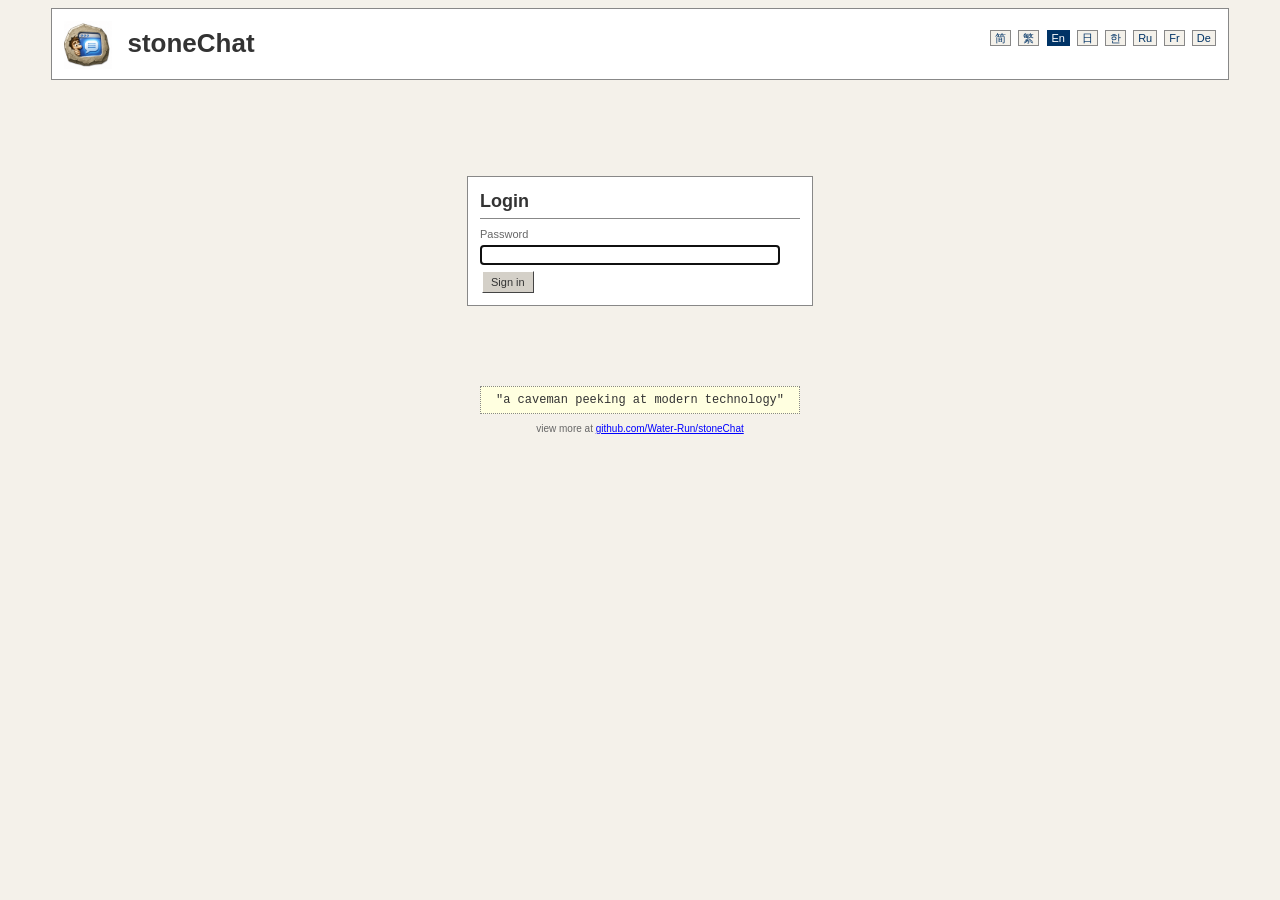
<file: Pages/index.htm>
<!DOCTYPE html PUBLIC "-//W3C//DTD XHTML 1.0 Transitional//EN" "http://www.w3.org/TR/xhtml1/DTD/xhtml1-transitional.dtd">
<html xmlns="http://www.w3.org/1999/xhtml" xml:lang="en" lang="en">
<head>
<meta http-equiv="Content-Type" content="text/html; charset=UTF-8" />
<meta name="robots" content="noindex,nofollow" />
<title>stoneChat</title>
<link rel="stylesheet" type="text/css" href="css/main.css?v=20260711a" />
<script type="text/javascript" src="js/i18n.js?v=20260714a"></script>
<script type="text/javascript" src="js/api.js?v=20260714a"></script>
</head>
<body onload="scLoginInit()">
<div class="wrap">
  <div class="header">
    <div class="header-logo" id="sc-logo">
      <img src="../Assets/logo_icon.png" alt="stoneChat" width="48" height="48" />
      <span data-i18n="app.title">stoneChat</span>
    </div>
    <div class="lang-switcher" id="lang-switcher"></div>
    <div class="clear"></div>
  </div>
</div>
<div class="login-wrap">
  <h1 data-i18n="login.title">Login</h1>
  <form id="login-form" action="#" method="post" onsubmit="return scLoginSubmit(this);">
    <label for="password" data-i18n="login.password">Password</label>
    <input type="password" name="password" id="password" class="login-input password-input" autocomplete="off" />
    <div id="login-error" class="login-error"></div>
    <div class="login-actions">
      <input type="submit" id="login-submit" class="btn" value="Sign in" data-i18n="login.submit" />
    </div>
  </form>
</div>
<div class="login-slogan-block">
  <div class="login-slogan-retro">"a caveman peeking at modern technology"</div>
  <div class="login-slogan-github">view more at <a href="https://github.com/Water-Run/stoneChat" target="_blank" rel="noopener noreferrer">github.com/Water-Run/stoneChat</a></div>
</div>
<script type="text/javascript">
//<![CDATA[
/* -------------------------------------------------------------------------
 * stoneChat / Pages/index.htm bootstrap and login form handler.
 *
 * Designed for IE6 on Windows XP. Pure ES3 JavaScript: var/function
 * only, no const/let/arrow, no template literals, no fetch/Promise.
 *
 *   scLoginInit()
 *     Page-load bootstrap. Reads the public config (title + language
 *     list) via window.SC.Api.getConfig(), then initialises the i18n
 *     module and replaces the language switcher placeholder.
 *
 *   scLoginSubmit(form)
 *     onsubmit handler. Always returns false to suppress the native
 *     form post. Calls window.SC.Api.login() and either redirects to
 *     chat.htm (on success) or surfaces a localised error message.
 *     Locked state (HTTP 423 or a 'locked' / 'too_many_attempts'
 *     code) is mapped to a single user-facing prompt; inputs are
 *     disabled.
 * ------------------------------------------------------------------------- */
function scLoginInit() {
  var api = (typeof window.SC !== 'undefined' && window.SC && window.SC.Api)
            ? window.SC.Api : window.scApi;
  var i18n = (typeof window.SC !== 'undefined' && window.SC && window.SC.I18n)
             ? window.SC.I18n : window.scI18n;

  // Fallback list mirrors the bundled set in js/i18n.js. Used only when
  // /Server/api/config.php is unreachable.
  var supportedLangs = ['zh-CN', 'zh-TW', 'en', 'ja', 'ko', 'ru', 'fr', 'de'];
  var defaultLang = 'en';
  var pageTitle = 'stoneChat';

  if (api && typeof api.getConfig === 'function') {
    var cfg = api.getConfig();
    if (cfg && cfg.ok && cfg.data) {
      if (cfg.data.langs && cfg.data.langs.length) {
        supportedLangs = cfg.data.langs;
      }
      if (cfg.data.default_lang) {
        defaultLang = cfg.data.default_lang;
      }
      if (cfg.data.title) {
        pageTitle = cfg.data.title;
      }
    }
  }

  // Apply the resolved title to the browser chrome. The header text is
  // already rendered from data-i18n by the i18n.apply() pass below.
  document.title = pageTitle;

  if (i18n && typeof i18n.init === 'function') {
    i18n.init(supportedLangs, defaultLang);
  }
  if (i18n && typeof i18n.apply === 'function') {
    i18n.apply();
  }
  // apply() walks textContent, which is invisible on <input> elements.
  // For the submit button we need to update its value attribute too so the
  // rendered label reflects the chosen language from the very first paint.
  if (i18n && typeof i18n.t === 'function') {
    var btnInit = document.getElementById('login-submit');
    if (btnInit) { btnInit.value = i18n.t('login.submit'); }
  }
  if (i18n && typeof i18n.getLangSwitcherHTML === 'function') {
    var sw = document.getElementById('lang-switcher');
    if (sw) {
      sw.innerHTML = i18n.getLangSwitcherHTML();
    }
  }

  // Auto-focus the password input so the user can start typing.
  var pwd = document.getElementById('password');
  if (pwd && typeof pwd.focus === 'function') {
    try { pwd.focus(); } catch (e) { /* ignore focus errors on hidden tabs */ }
  }
}

function scLoginSetText(node, text) {
  if (!node) { return; }
  if (typeof node.textContent === 'string') {
    node.textContent = text;
  } else {
    node.innerText = text;
  }
}

function scLoginSubmit(form) {
  var api = (typeof window.SC !== 'undefined' && window.SC && window.SC.Api)
            ? window.SC.Api : window.scApi;
  var i18n = (typeof window.SC !== 'undefined' && window.SC && window.SC.I18n)
             ? window.SC.I18n : window.scI18n;
  var t = (i18n && typeof i18n.t === 'function')
          ? function (k) { return i18n.t(k); }
          : function (k) { return k; };

  var pwd = document.getElementById('password');
  var errEl = document.getElementById('login-error');
  var btn = document.getElementById('login-submit');

  if (!pwd) {
    return false;
  }
  var password = pwd.value || '';
  if (password === '') {
    scLoginSetText(errEl, t('login.error'));
    if (typeof pwd.focus === 'function') {
      try { pwd.focus(); } catch (e) { /* ignore */ }
    }
    return false;
  }

  // Disable the submit button and surface an in-flight hint so the user
  // gets feedback while the synchronous login XHR is in progress.
  var submitLabel = t('login.submit');
  var inFlightLabel = (i18n && typeof i18n.t === 'function') ? i18n.t('login.submitting') : 'login.submitting';
  // t() returns the key when the lookup misses; fall back to a literal.
  if (!inFlightLabel || inFlightLabel === 'login.submitting') {
    inFlightLabel = '...';
  }
  if (btn) {
    btn.disabled = true;
    btn.value = inFlightLabel;
  }
  scLoginSetText(errEl, '');

  var result = (api && typeof api.login === 'function')
    ? api.login(password)
    : { ok: false, error: 'xhr_unavailable' };

  if (btn) {
    btn.disabled = false;
    btn.value = submitLabel;
  }

  if (result && result.ok) {
    // Successful authentication: redirect to the chat shell. The cookie
    // is already set by /Server/api/auth.php on the same response, so
    // chat.htm will see a valid session on load.
    var lang = '';
    if (result.data && result.data.lang) {
      lang = String(result.data.lang);
    }
    if (lang === '' && i18n && typeof i18n.getLang === 'function') {
      lang = i18n.getLang();
    }
    if (lang === '') {
      lang = 'en';
    }
    window.location.href = 'chat.htm?lang=' + encodeURIComponent(lang);
    return false;
  }

  var code = (result && result.error) ? String(result.error) : 'unknown';
  var message = '';

  // Detect a locked-account response. The auth endpoint may signal this
  // either via HTTP 423 (Locked) or by returning a server-defined error
  // code such as 'locked' or 'too_many_attempts'. Both shapes are mapped
  // to a single lockout prompt and the inputs are disabled.
  var isLocked = (code.indexOf('http_423') === 0)
                 || /lock(ed|out)?/i.test(code)
                 || /too[_ ]?many[_ ]?attempts/i.test(code);
  if (isLocked) {
    // C4: prefer the i18n-provided "login.locked" copy; fall back to the
    // English literal only when the language table lacks the key.
    var lockedMsg = t('login.locked');
    if (!lockedMsg || lockedMsg === 'login.locked') {
      lockedMsg = 'Too many failed attempts. Please wait and try again later.';
    }
    message = lockedMsg;
    if (pwd) { pwd.disabled = true; }
    if (btn) { btn.disabled = true; }
  } else if (code.indexOf('http_401') === 0 || /unauthor/i.test(code)) {
    message = t('error.unauthorized');
  } else if (code.indexOf('timeout') === 0) {
    message = t('error.timeout');
  } else if (code.indexOf('network') === 0 || code.indexOf('http_0') === 0) {
    message = t('error.network');
  } else {
    message = t('login.error');
  }

  scLoginSetText(errEl, message);
  if (typeof pwd.select === 'function') {
    try { pwd.select(); } catch (e) { /* ignore */ }
  }
  return false;
}

// Expose for inline event handlers and any external callers that prefer
// the global namespace.
window.scLoginInit = scLoginInit;
window.scLoginSubmit = scLoginSubmit;
//]]>
</script>
</body>
</html>
</file>
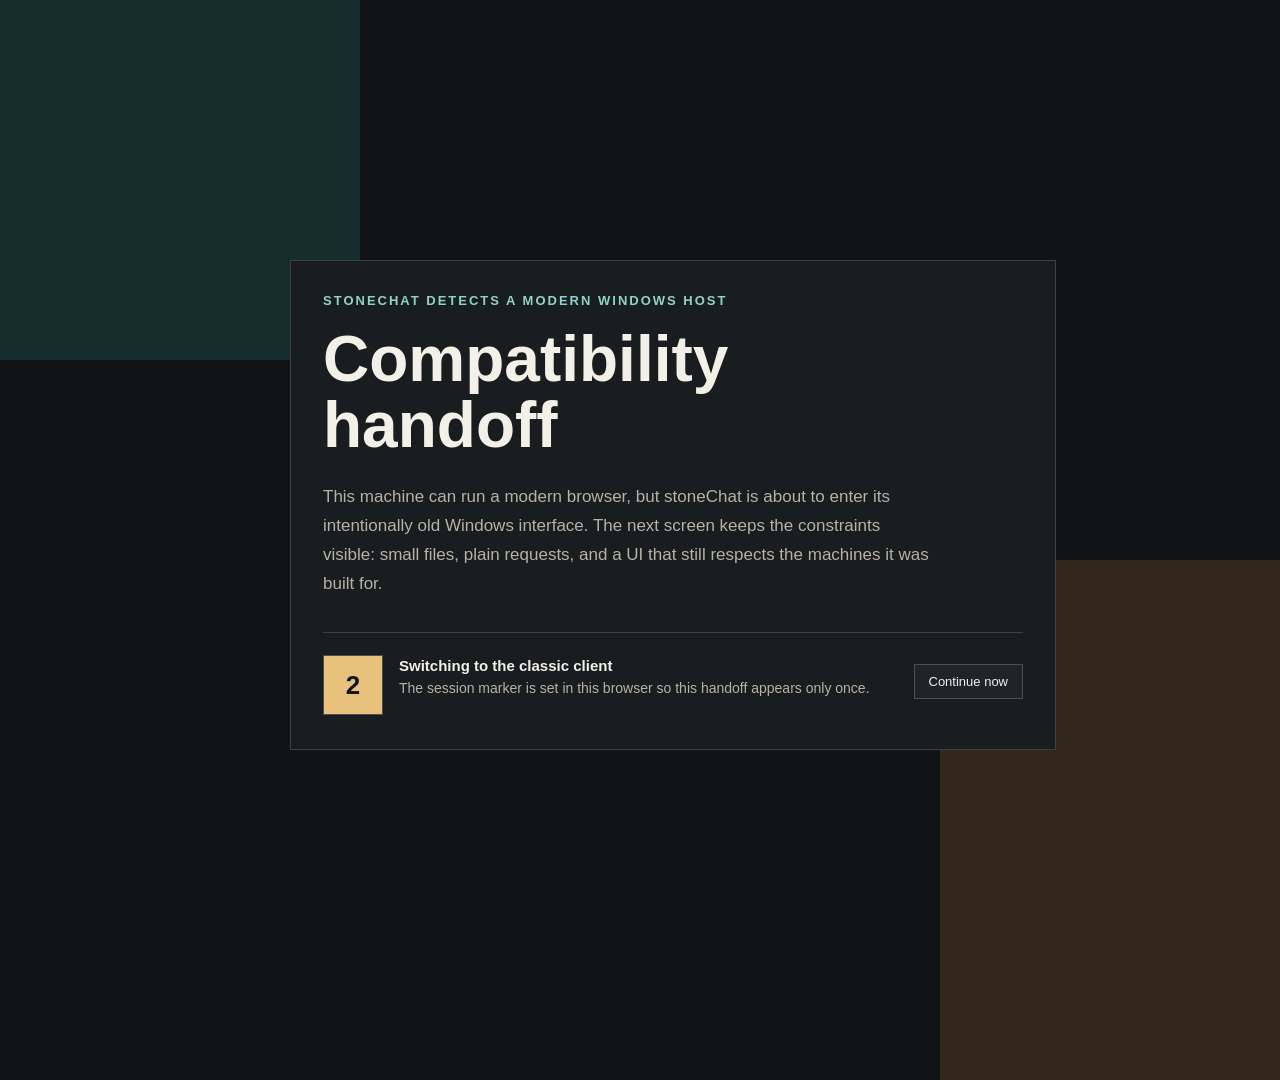
<file: Pages/super-modern.htm>
<!doctype html>
<html lang="en">
<head>
<meta charset="UTF-8">
<meta http-equiv="X-UA-Compatible" content="IE=edge">
<meta name="robots" content="noindex,nofollow">
<meta name="viewport" content="width=device-width, initial-scale=1">
<title>stoneChat - Modern Entry</title>
<style type="text/css">
html,
body {
  width: 100%;
  height: 100%;
  margin: 0;
  padding: 0;
}

body {
  overflow: hidden;
  background: #111315;
  color: #f3f0e8;
  font-family: Tahoma, Verdana, SimSun, NSimSun, Arial, sans-serif;
}

.page {
  position: relative;
  width: 100%;
  height: 100%;
  min-height: 520px;
  background: #111315;
}

.glow-a,
.glow-b {
  position: absolute;
  display: block;
  width: 520px;
  height: 520px;
  opacity: 0.45;
  filter: alpha(opacity=45);
}

.glow-a {
  left: -160px;
  top: -160px;
  background: #1d4f4b;
}

.glow-b {
  right: -180px;
  bottom: -180px;
  background: #5a4322;
}

.shell {
  position: absolute;
  left: 50%;
  top: 50%;
  width: 700px;
  margin-left: -350px;
  margin-top: -190px;
  padding: 32px;
  border: 1px solid #3c4144;
  background: #1a1d20;
}

.kicker {
  margin: 0 0 18px 0;
  color: #8fd3c8;
  font-size: 13px;
  font-weight: bold;
  letter-spacing: 2px;
  text-transform: uppercase;
}

h1 {
  width: 650px;
  margin: 0;
  color: #f3f0e8;
  font-size: 64px;
  line-height: 66px;
  font-weight: 700;
}

.copy {
  width: 610px;
  margin: 24px 0 0 0;
  color: #b8b1a4;
  font-size: 17px;
  line-height: 29px;
}

.handoff {
  position: relative;
  margin-top: 34px;
  padding-top: 22px;
  border-top: 1px solid #3c4144;
  min-height: 62px;
}

.timer {
  position: absolute;
  left: 0;
  top: 22px;
  width: 58px;
  height: 58px;
  border: 1px solid #4a4f52;
  background: #e8c17d;
  color: #111315;
  font-size: 26px;
  line-height: 58px;
  font-weight: bold;
  text-align: center;
}

.handoff-text {
  margin-left: 76px;
  margin-right: 126px;
  color: #b8b1a4;
  font-size: 14px;
  line-height: 22px;
}

.handoff-text strong {
  display: block;
  color: #f3f0e8;
  font-size: 15px;
}

.skip {
  position: absolute;
  right: 0;
  top: 31px;
  display: block;
  padding: 9px 14px;
  border: 1px solid #4a4f52;
  color: #f3f0e8;
  background: #202428;
  text-decoration: none;
  font-size: 13px;
}

.skip:hover {
  border-color: #8fd3c8;
}

@media screen and (max-width: 760px) {
  .shell {
    left: 20px;
    right: 20px;
    top: 80px;
    width: auto;
    margin: 0;
    padding: 24px;
  }

  h1 {
    width: auto;
    font-size: 42px;
    line-height: 44px;
  }

  .copy {
    width: auto;
    font-size: 16px;
    line-height: 26px;
  }

  .handoff-text {
    margin-right: 0;
  }

  .skip {
    display: none;
  }
}
</style>
</head>
<body>
<div class="page">
  <span class="glow-a"></span>
  <span class="glow-b"></span>
  <main class="shell" aria-live="polite">
    <p class="kicker">stoneChat detects a modern Windows host</p>
    <h1>Compatibility handoff</h1>
    <p class="copy">
      This machine can run a modern browser, but stoneChat is about to enter
      its intentionally old Windows interface. The next screen keeps the
      constraints visible: small files, plain requests, and a UI that still
      respects the machines it was built for.
    </p>
    <div class="handoff">
      <div class="timer" id="countdown">3</div>
      <div class="handoff-text">
        <strong>Switching to the classic client</strong>
        The session marker is set in this browser so this handoff appears only once.
      </div>
      <a class="skip" id="skip-link" href="index.htm">Continue now</a>
    </div>
  </main>
</div>

<script type="text/javascript">
(function () {
  'use strict';

  var countdown = document.getElementById('countdown');
  var skipLink = document.getElementById('skip-link');
  var remaining = 3;

  function sc_decode(value) {
    try {
      return decodeURIComponent(String(value).replace(/\+/g, ' '));
    } catch (e) {
      return '';
    }
  }

  function sc_get_next() {
    var q = window.location.search || '';
    var pairs;
    var i;
    var kv;
    if (q.charAt(0) === '?') {
      q = q.substring(1);
    }
    pairs = q.split('&');
    for (i = 0; i < pairs.length; i++) {
      kv = pairs[i].split('=');
      if (sc_decode(kv[0]) === 'next') {
        return sc_decode(kv.slice(1).join('='));
      }
    }
    return 'index.htm';
  }

  function sc_safe_next(next) {
    if (!next || next.indexOf('super-modern.htm') !== -1) {
      return 'index.htm';
    }
    if (next.indexOf('://') !== -1 || next.indexOf('\\') !== -1) {
      return 'index.htm';
    }
    if (next === 'index.htm') {
      return next;
    }
    if (next.charAt(0) !== '/') {
      return 'index.htm';
    }
    if (next.charAt(1) === '/') {
      return 'index.htm';
    }
    return next;
  }

  function sc_mark_seen() {
    document.cookie = 'sc_super_modern_seen=1; path=/; SameSite=Lax';
  }

  function sc_redirect() {
    sc_mark_seen();
    window.location.href = sc_safe_next(sc_get_next());
  }

  skipLink.href = sc_safe_next(sc_get_next());
  skipLink.onclick = function () {
    sc_mark_seen();
    return true;
  };

  window.setInterval(function () {
    remaining -= 1;
    if (remaining < 0) {
      remaining = 0;
    }
    countdown.innerHTML = String(remaining);
  }, 1000);

  window.setTimeout(sc_redirect, 3000);
}());
</script>
</body>
</html>
</file>
<file: Pages/css/main.css>
/* -------------------------------------------------------------------------
 * stoneChat / Pages/css/main.css
 *
 * Main stylesheet. Retro 2001-era web aesthetic, IE6 / Win XP
 * compatible. Pure CSS2.1 -- flat borders, solid fills, no animation,
 * no generated effects, and no modern layout modes.
 *
 * Color palette:
 *   bg          #f4f1ea  beige page background
 *   panel       #ffffff  white panel surface
 *   text        #333333  dark gray body text
 *   muted       #666666  helper text
 *   link        #003366  navy hyperlink
 *   link-hover  #990000  dark red hover
 *   border      #888888  default 1px border
 *   border-lit  #ffffff  top/left highlight on outset buttons
 *   border-dk   #444444  bottom/right shadow on outset buttons
 *   good        #2a6f2a  green status badge
 *   bad         #8b1a1a  red status badge
 *
 * Layout uses div + float with a 760px centered wrapper.
 * Centering: body text-align:center (IE6) + margin:0 auto
 * (standards). Do NOT put an XML prolog before the DOCTYPE
 * or IE6 falls into quirks and margin:auto stops centering.
 * Sidebar floats left; main pane floats right.
 * ------------------------------------------------------------------------- */

/* -------------------------------------------------------------------------
 * Reset / base
 * ------------------------------------------------------------------------- */
body {
  font-family: Tahoma, Verdana, Arial, sans-serif;
  font-size: 12px;
  background: #f4f1ea;
  color: #333;
  margin: 0;
  padding: 0;
  line-height: 1.4;
  /* IE6: center fixed-width blocks; children set text-align:left */
  text-align: center;
}

a {
  color: #003366;
  text-decoration: underline;
}
a:hover {
  color: #990000;
  text-decoration: underline;
}
a:visited {
  color: #003366;
}

h1, h2, h3, h4 {
  font-family: Tahoma, Verdana, Arial, sans-serif;
  color: #333;
  margin: 0;
  padding: 0;
  font-weight: bold;
}

p {
  margin: 0 0 8px 0;
  padding: 0;
}

img {
  border: 0;
  vertical-align: middle;
}

hr {
  border: 0;
  border-top: 1px solid #888;
  height: 0;
  margin: 8px 0;
}

ul, ol {
  margin: 0;
  padding: 0 0 0 18px;
}

li {
  margin: 0;
  padding: 0;
}

/* -------------------------------------------------------------------------
 * Wrapper — liquid column (2001 style)
 *   Prefer ~92% of the viewport, floor ~760, ceiling ~1400.
 *   IE6 uses expression; others use % + max/min-width.
 * ------------------------------------------------------------------------- */
.wrap {
  width: 92%;
  max-width: 1400px;
  min-width: 760px;
  margin: 0 auto;
  padding: 8px;
  text-align: left;
}
* html .wrap {
  width: expression(
    (function () {
      var w = document.documentElement.clientWidth
            ? document.documentElement.clientWidth
            : document.body.clientWidth;
      var t = Math.floor(w * 0.92);
      if (t < 760) { t = (w < 780) ? (w - 16) : 760; }
      if (t > 1400) { t = 1400; }
      if (t > w - 16) { t = w - 16; }
      return t + 'px';
    })()
  );
}

/* -------------------------------------------------------------------------
 * Header bar (logo + lang switcher + title)
 * ------------------------------------------------------------------------- */
.header {
  width: auto;
  background: #ffffff;
  border: 1px solid #888;
  padding: 10px 12px;
  margin: 0 0 8px 0;
  overflow: hidden;
  zoom: 1;
}

.header-logo {
  float: left;
  font-size: 26px;
  font-weight: bold;
  color: #333;
  line-height: 48px;
}

.header-logo img {
  vertical-align: middle;
  margin-right: 8px;
}

.lang-switcher {
  float: right;
  font-size: 11px;
  color: #666;
  margin-top: 12px;
}

.lang-switcher a {
  margin-left: 4px;
  padding: 1px 4px;
  border: 1px solid #888;
  background: #f4f1ea;
  text-decoration: none;
  color: #003366;
}
.lang-switcher a:hover {
  background: #ffffff;
  color: #990000;
}
.lang-switcher a.lang-active {
  background: #003366;
  color: #ffffff;
  border: 1px solid #003366;
}

/* -------------------------------------------------------------------------
 * Two-column chat layout (liquid main pane)
 *   Sidebar fixed ~180px; main fills the rest via margin-left
 *   (classic liquid layout — no float:right fixed width).
 * ------------------------------------------------------------------------- */
.chat-layout {
  width: 100%;
  overflow: hidden;
  zoom: 1;
}

.sidebar {
  float: left;
  width: 180px;
  background: #ffffff;
  border: 1px solid #888;
  margin: 0 8px 0 0;
  padding: 4px;
}

.main-content {
  /* fill remaining width of .app-shell / .chat-layout */
  margin-left: 196px;
  background: #ffffff;
  border: 1px solid #888;
  padding: 4px;
  zoom: 1;
}

/* -------------------------------------------------------------------------
 * Top menu inside main pane
 *   model-name, connect-button, tokens, timeout, stream-badge, mn-badge
 * ------------------------------------------------------------------------- */
.top-menu {
  border: 1px solid #888;
  background: #ece8df;
  padding: 4px 6px;
  margin: 0 0 4px 0;
  overflow: hidden;
  zoom: 1;
  font-size: 11px;
}

.top-menu .top-model-row,
.top-menu .top-meta-row {
  margin: 2px 0;
  overflow: hidden;
  line-height: 20px;
}

.top-menu .top-label {
  float: left;
  width: 46px;
  color: #666;
  font-size: 11px;
  line-height: 20px;
}

.top-menu .top-label-short {
  width: 50px;
  margin-left: 8px;
}

.top-menu .model-name {
  float: left;
  width: 45%;
  padding: 1px 4px;
  border: 1px solid #888;
  background: #ffffff;
  font-family: Tahoma, Verdana, sans-serif;
  font-size: 11px;
  color: #333;
  line-height: 16px;
  height: 16px;
  overflow: hidden;
}

.top-menu .tokens,
.top-menu .timeout {
  float: left;
  width: 60px;
  padding: 1px 2px;
  border: 1px solid #888;
  background: #ffffff;
  font-family: Tahoma, Verdana, sans-serif;
  font-size: 11px;
  line-height: 16px;
  height: 16px;
}

.top-menu .badge-row {
  float: left;
  margin-left: 8px;
  font-size: 11px;
}

/* -------------------------------------------------------------------------
 * Status badge (used by stream-badge, mn-badge)
 *   on  -> green #2a6f2a
 *   off -> red   #8b1a1a
 * ------------------------------------------------------------------------- */
.status-badge {
  display: inline-block;
  /* IE6/7: inline-block needs hasLayout on inline elements */
  *display: inline;
  *zoom: 1;
  padding: 1px 6px;
  border: 1px solid #888;
  background: #ffffff;
  font-size: 11px;
  font-family: Tahoma, Verdana, sans-serif;
  color: #333;
  margin-right: 4px;
}

.status-badge.status-on {
  background: #2a6f2a;
  color: #ffffff;
  border: 1px solid #2a6f2a;
}

.status-badge.status-off {
  background: #8b1a1a;
  color: #ffffff;
  border: 1px solid #8b1a1a;
}

.status-badge.status-warn {
  background: #ffffff;
  color: #8b1a1a;
  border: 1px solid #8b1a1a;
}

.status-badge.status-good {
  background: #ffffff;
  color: #2a6f2a;
  border: 1px solid #2a6f2a;
}

/* -------------------------------------------------------------------------
 * Connect / disconnect button (3D outset, :hover changes nothing per spec)
 * ------------------------------------------------------------------------- */
.btn {
  display: inline-block;
  /* IE6/7: inline-block needs hasLayout on inline elements */
  *display: inline;
  *zoom: 1;
  padding: 2px 8px;
  font-family: Tahoma, Verdana, sans-serif;
  font-size: 11px;
  color: #333;
  background: #d4d0c8;
  border-top: 1px solid #ffffff;
  border-left: 1px solid #ffffff;
  border-right: 1px solid #444444;
  border-bottom: 1px solid #444444;
  cursor: pointer;
  text-decoration: none;
  margin: 0 2px;
  vertical-align: middle;
  line-height: 16px;
}

.btn:active {
  border-top: 1px solid #444444;
  border-left: 1px solid #444444;
  border-right: 1px solid #ffffff;
  border-bottom: 1px solid #ffffff;
}

.btn-connect {
  /* visual cue when connected vs disconnected */
  font-weight: bold;
}

/* -------------------------------------------------------------------------
 * Chat messages area
 * ------------------------------------------------------------------------- */
.chat-messages {
  clear: both;
  border: 1px solid #888;
  background: #ffffff;
  padding: 6px;
  /* Base height; large viewports grow via expression below */
  height: 280px;
  overflow: auto;
  margin: 0 0 4px 0;
  font-size: 12px;
}
/* IE6: grow message pane with window height (floor 200, cap 560) */
* html .chat-messages {
  height: expression(
    (function () {
      var h = document.documentElement.clientHeight
            ? document.documentElement.clientHeight
            : document.body.clientHeight;
      var t = Math.floor(h * 0.42);
      if (t < 200) { t = 200; }
      if (t > 560) { t = 560; }
      return t + 'px';
    })()
  );
}

.chat-messages .msg {
  margin: 0 0 8px 0;
  padding: 4px 6px;
  border: 1px solid #888;
  background: #f4f1ea;
  overflow: hidden;
}

.chat-messages .msg-role {
  display: block;
  font-size: 11px;
  font-weight: bold;
  color: #666;
  margin: 0 0 2px 0;
  border-bottom: 1px solid #ccc;
  padding: 0 0 2px 0;
}

.chat-messages .user-message {
  background: #e8e4d8;
  border: 1px solid #888;
}

.chat-messages .user-message .msg-role {
  color: #003366;
}

.chat-messages .assistant-message {
  background: #ffffff;
  border: 1px solid #888;
}

.chat-messages .assistant-message .msg-role {
  color: #2a6f2a;
}

.chat-messages .msg-body {
  display: block;
  font-family: Tahoma, Verdana, sans-serif;
  font-size: 12px;
  color: #333;
  word-wrap: break-word;
}

.chat-messages .msg-body p,
.chat-messages .msg-body .md-p {
  margin: 0 0 6px 0;
  padding: 0;
  white-space: pre-wrap;
}

.chat-messages .msg-body h1,
.chat-messages .msg-body h2,
.chat-messages .msg-body h3 {
  margin: 6px 0 4px 0;
  padding: 0 0 2px 0;
  border-bottom: 1px solid #ccc;
  font-size: 13px;
  font-weight: bold;
  color: #003366;
}

.chat-messages .msg-body ul,
.chat-messages .msg-body ol,
.chat-messages .msg-body .md-list {
  margin: 0 0 6px 18px;
  padding: 0;
}

.chat-messages .msg-body li {
  margin: 0 0 2px 0;
  padding: 0;
}

.chat-messages .msg-body code,
.chat-messages .msg-body .md-code {
  font-family: "Courier New", monospace;
  font-size: 12px;
  background: #ece8df;
  border: 1px solid #ccc;
  padding: 0 2px;
}

.chat-messages .msg-body pre,
.chat-messages .msg-body .md-pre {
  margin: 4px 0 6px 0;
  padding: 5px;
  border: 1px solid #888;
  background: #f4f1ea;
  overflow: auto;
  white-space: pre;
}

.chat-messages .msg-body pre code,
.chat-messages .msg-body .md-codeblock {
  display: block;
  border: 0;
  padding: 0;
  background: transparent;
  white-space: pre;
}

.chat-messages .msg-body .md-think {
  margin: 4px 0 6px 0;
  padding: 0;
  border: 1px dotted #888;
  background: #ffffe0;
}

.chat-messages .msg-body .md-think-title {
  padding: 2px 4px;
  border-bottom: 1px dotted #888;
  background: #ece8df;
  color: #666;
  font-size: 11px;
  font-weight: bold;
}

.chat-messages .msg-body .md-think-body {
  padding: 4px;
  color: #333;
  white-space: pre-wrap;
}

.chat-messages .msg-actions {
  display: block;
  margin-top: 4px;
  font-size: 11px;
  color: #666;
}

/* -------------------------------------------------------------------------
 * Input area (textarea + send + countdown)
 * ------------------------------------------------------------------------- */
.input-area {
  border: 1px solid #888;
  background: #ece8df;
  padding: 4px;
  overflow: hidden;
}

.input-area textarea {
  width: 98%;
  height: 48px;
  padding: 3px;
  border-top: 1px solid #444444;
  border-left: 1px solid #444444;
  border-right: 1px solid #ffffff;
  border-bottom: 1px solid #ffffff;
  background: #ffffff;
  font-family: Tahoma, Verdana, sans-serif;
  font-size: 12px;
  color: #333;
  margin: 0 0 0 0;
  vertical-align: top;
}

.input-area .countdown {
  font-size: 11px;
  color: #666;
  margin-top: 4px;
  clear: both;
  padding: 0 2px;
}

/* -------------------------------------------------------------------------
 * History list (sidebar)
 * ------------------------------------------------------------------------- */
.history-list {
  list-style: none;
  margin: 0;
  padding: 0;
  font-size: 11px;
  height: 260px;
  overflow: auto;
}
/* IE6: history list tracks window height with the message pane */
* html .history-list {
  height: expression(
    (function () {
      var h = document.documentElement.clientHeight
            ? document.documentElement.clientHeight
            : document.body.clientHeight;
      var t = Math.floor(h * 0.38);
      if (t < 160) { t = 160; }
      if (t > 480) { t = 480; }
      return t + 'px';
    })()
  );
}

.history-list li,
.history-list li.history-item {
  margin: 0 0 2px 0;
  padding: 2px 4px;
  border: 1px solid #888;
  background: #f4f1ea;
  overflow: hidden;
  zoom: 1; /* IE6 hasLayout so floats stay inside the row */
  cursor: pointer;
}

.history-list li.history-active {
  background: #003366;
  color: #ffffff;
  border: 1px solid #003366;
}

/* Main open-chat link: block, leaves room for [r][x] on the right */
.history-list a.history-main {
  display: block;
  margin-right: 34px;
  color: #003366;
  text-decoration: none;
  overflow: hidden;
  zoom: 1;
}
.history-list a.history-main:hover {
  text-decoration: underline;
  color: #990000;
}
.history-list li.history-active a.history-main {
  color: #ffffff;
}

/* Action pair: one horizontal strip, top-aligned with the title */
.history-list .history-actions {
  float: right;
  width: 30px;
  margin: 0 0 0 2px;
  padding: 0;
  text-align: right;
  white-space: nowrap;
  line-height: 14px;
}
.history-list .history-actions a,
.history-list .history-delete,
.history-list .history-rename {
  display: inline;
  float: none;
  font-size: 10px;
  line-height: 14px;
  text-decoration: underline;
  margin: 0 0 0 2px;
  padding: 0;
  color: #8b1a1a;
}
.history-list .history-rename {
  color: #003366;
}
.history-list li.history-active .history-actions a,
.history-list li.history-active .history-delete,
.history-list li.history-active .history-rename {
  color: #ffffff;
}

.history-list .history-title {
  display: block;
  font-weight: bold;
  color: #333;
  line-height: 14px;
}

.history-list li.history-active .history-title {
  color: #ffffff;
}

.history-list .history-meta {
  display: block;
  font-size: 10px;
  color: #666;
  line-height: 13px;
}

.history-list li.history-active .history-meta {
  color: #d4d0c8;
}

/* -------------------------------------------------------------------------
 * Sidebar header / new chat button
 * IE6: put .new-chat (float:right) BEFORE the title in HTML.
 * Both share one fixed-height row so New chat never drops onto History.
 * ------------------------------------------------------------------------- */
.sidebar-header {
  border-bottom: 1px solid #888;
  padding: 2px 0 3px 0;
  margin: 0 0 4px 0;
  overflow: hidden;
  zoom: 1;
  height: 22px;
  line-height: 22px;
  font-size: 11px;
  font-weight: bold;
  color: #333;
}

.sidebar-header .new-chat {
  float: right;
  font-size: 11px;
  font-weight: normal;
  padding: 1px 4px;
  margin: 0;
  line-height: 16px;
  height: 18px;
}

.sidebar-header .sidebar-title {
  display: block;
  overflow: hidden;
  white-space: nowrap;
  font-weight: bold;
  line-height: 22px;
  height: 22px;
}

/* -------------------------------------------------------------------------
 * Standalone about/newchat pages — same chrome as the 2026-06 modal dialog.
 * (Still a full page; no overlay mask. Visual match only.)
 * ------------------------------------------------------------------------- */
.page-dialog {
  width: 420px;
  margin: 24px auto 0 auto;
  background: #ffffff;
  border: 1px solid #444;
  padding: 0;
  text-align: left;
}
.modal-title {
  background: #003366;
  color: #ffffff;
  font-weight: bold;
  font-size: 12px;
  padding: 4px 6px;
  border-bottom: 1px solid #444;
}
.modal-body {
  padding: 8px;
  font-size: 12px;
  color: #333;
  background: #ffffff;
}
.modal-footer {
  border-top: 1px solid #888;
  background: #ece8df;
  padding: 4px 6px;
  text-align: right;
  overflow: hidden;
  zoom: 1;
}
.about-logo {
  line-height: 48px;
  font-size: 14px;
  font-weight: bold;
  margin: 0 0 8px 0;
}
.about-logo img {
  margin-right: 8px;
  vertical-align: middle;
}
.header-home-link {
  color: #333;
  text-decoration: none;
}
.header-home-link:hover {
  color: #990000;
}

/* -------------------------------------------------------------------------
 * Login page
 * ------------------------------------------------------------------------- */
.login-wrap {
  width: 320px;
  margin: 80px auto;
  background: #ffffff;
  border: 1px solid #888;
  padding: 12px;
  text-align: left;
}

.login-wrap h1 {
  font-size: 18px;
  margin: 0 0 8px 0;
  border-bottom: 1px solid #888;
  padding: 0 0 4px 0;
}

.login-wrap label {
  display: block;
  font-size: 11px;
  color: #666;
  margin: 4px 0 2px 0;
}

.login-wrap .login-input {
  width: 290px;
  padding: 2px 4px;
  border-top: 1px solid #444444;
  border-left: 1px solid #444444;
  border-right: 1px solid #ffffff;
  border-bottom: 1px solid #ffffff;
  background: #ffffff;
  font-family: Tahoma, Verdana, sans-serif;
  font-size: 12px;
  color: #333;
}

.login-wrap .login-error {
  color: #8b1a1a;
  font-size: 11px;
  margin: 6px 0;
}

/* -------------------------------------------------------------------------
 * Generic form controls (1px inset border look)
 * ------------------------------------------------------------------------- */
.text-input,
.password-input,
.history-search,
.msg-input,
select,
textarea {
  border-top: 1px solid #444444;
  border-left: 1px solid #444444;
  border-right: 1px solid #ffffff;
  border-bottom: 1px solid #ffffff;
  background: #ffffff;
  font-family: Tahoma, Verdana, sans-serif;
  font-size: 12px;
  color: #333;
  padding: 2px 4px;
}

select {
  padding: 1px 2px;
}

/* -------------------------------------------------------------------------
 * Utility classes
 * ------------------------------------------------------------------------- */
.clear {
  clear: both;
  height: 0;
  line-height: 0;
  font-size: 0;
}

.muted {
  color: #666;
}

.right {
  text-align: right;
}

.center {
  text-align: center;
}

.hidden {
  display: none;
}

.spacer {
  height: 8px;
  line-height: 8px;
}

/* Centered large login logo styles removed; replaced by
 * .login-slogan-block below. The old banner (logo_wide.png + Login h1)
 * was redundant with the header brand row and is no longer rendered. */

/* -------------------------------------------------------------------------
 * chat.htm shell — liquid width (same rules as .wrap).
 * Large resolutions: use ~92% up to 1400px so the main pane grows.
 * Small windows: floor near 760 (or viewport - 16).
 * ------------------------------------------------------------------------- */
.app-shell {
  width: 92%;
  max-width: 1400px;
  min-width: 760px;
  margin: 0 auto;
  padding: 8px;
  text-align: left;
}
* html .app-shell {
  width: expression(
    (function () {
      var w = document.documentElement.clientWidth
            ? document.documentElement.clientWidth
            : document.body.clientWidth;
      var t = Math.floor(w * 0.92);
      if (t < 760) { t = (w < 780) ? (w - 16) : 760; }
      if (t > 1400) { t = 1400; }
      if (t > w - 16) { t = w - 16; }
      return t + 'px';
    })()
  );
}
.app-shell .header {
  padding: 6px 10px;
  width: auto;
}
.app-shell .header-logo {
  font-size: 22px;
  line-height: 48px;
}
.app-shell .header-logo img {
  width: 48px;
  height: 48px;
}
.app-shell .lang-switcher {
  margin-top: 7px;
}
.input-area textarea.msg-input {
  width: 98%;
  height: 48px;
}
.input-area .input-toolbar {
  clear: both;
  padding: 4px 0 0 0;
  overflow: hidden;
  zoom: 1;
  width: 100%;
}
/* Row 1: status text only */
.input-area .input-toolbar-meta {
  clear: both;
  overflow: hidden;
  zoom: 1;
  margin: 0 0 4px 0;
  line-height: 18px;
  font-size: 11px;
  color: #666;
}
.input-area .input-toolbar-meta .char-count,
.input-area .input-toolbar-meta .countdown,
.input-area .input-toolbar-meta .send-hint {
  float: left;
  margin-right: 10px;
  line-height: 18px;
}
.input-area .input-toolbar-meta .send-hint {
  color: #333;
  padding-left: 8px;
  border-left: 1px solid #aaa;
}
/* Row 2: action buttons, right-aligned (float right in reverse DOM order) */
.input-area .input-toolbar-actions {
  clear: both;
  overflow: hidden;
  zoom: 1;
  text-align: right;
}
.input-area .input-toolbar-actions .btn {
  float: right;
  margin-left: 4px;
  margin-right: 0;
}
.user-mark {
  float: right;
  margin-top: 0;
  padding: 1px 4px;
  border: 1px solid #808080;
  background: #ece9d8;
  color: #333333;
  font-size: 11px;
  line-height: 16px;
  height: 16px;
  max-width: 120px;
  overflow: hidden;
}
.chat-messages .msg-error {
  margin-top: 4px;
  padding: 3px 4px;
  border: 1px solid #800000;
  background: #ffffff;
  color: #800000;
  font-weight: bold;
  font-size: 11px;
}
.input-area .input-toolbar-actions .send-button { font-weight: bold; }
.history-search {
  width: 96%;
  margin: 0 0 4px 0;
  padding: 2px 3px;
  font-size: 11px;
}
.sidebar-footer {
  clear: both;
  padding: 4px 0 0 0;
  border-top: 1px solid #888;
  margin-top: 4px;
}
.sidebar-footer .btn {
  display: block;
  margin: 2px 0;
  text-align: left;
}
.newchat-list {
  list-style: none;
  margin: 8px 0 0 0;
  padding: 0;
}
.newchat-list li {
  margin: 0 0 6px 0;
  padding: 6px 8px;
  border: 1px solid #888;
  background: #f4f1ea;
  overflow: hidden;
  zoom: 1;
}
.newchat-list .newchat-name { font-size: 12px; color: #333; }
.newchat-list .newchat-meta { font-size: 11px; color: #666; margin-top: 2px; }
.newchat-list .newchat-badges { margin-top: 2px; }
.newchat-list .newchat-actions { margin-top: 6px; text-align: right; overflow: hidden; zoom: 1; }
.newchat-list .newchat-actions .btn { float: right; margin-left: 4px; }

/* -------------------------------------------------------------------------
 * Login page: large logo + slogan below the login form
 * (replaces the old .login-large-logo banner; see Pages/index.htm).
 * ------------------------------------------------------------------------- */
.login-slogan-block {
  width: 320px;
  margin: 24px auto 64px auto;
  text-align: center;
}
.login-slogan-logo {
  display: block;
  margin: 0 auto 12px auto;
  width: 96px;
  height: 96px;
}
.login-slogan-retro {
  font-family: "Courier New", Courier, monospace;
  font-size: 12px;
  line-height: 1.5;
  color: #333;
  background-color: #ffffe0;
  border: 1px dotted #888;
  padding: 4px;
  margin-bottom: 8px;
}
.login-slogan-github {
  font-family: Tahoma, Verdana, sans-serif;
  font-size: 10px;
  color: #666;
}
.login-slogan-github a {
  color: #0000ff;
  text-decoration: underline;
}
.login-slogan-github a:hover {
  color: #ff0000;
}
</file>
